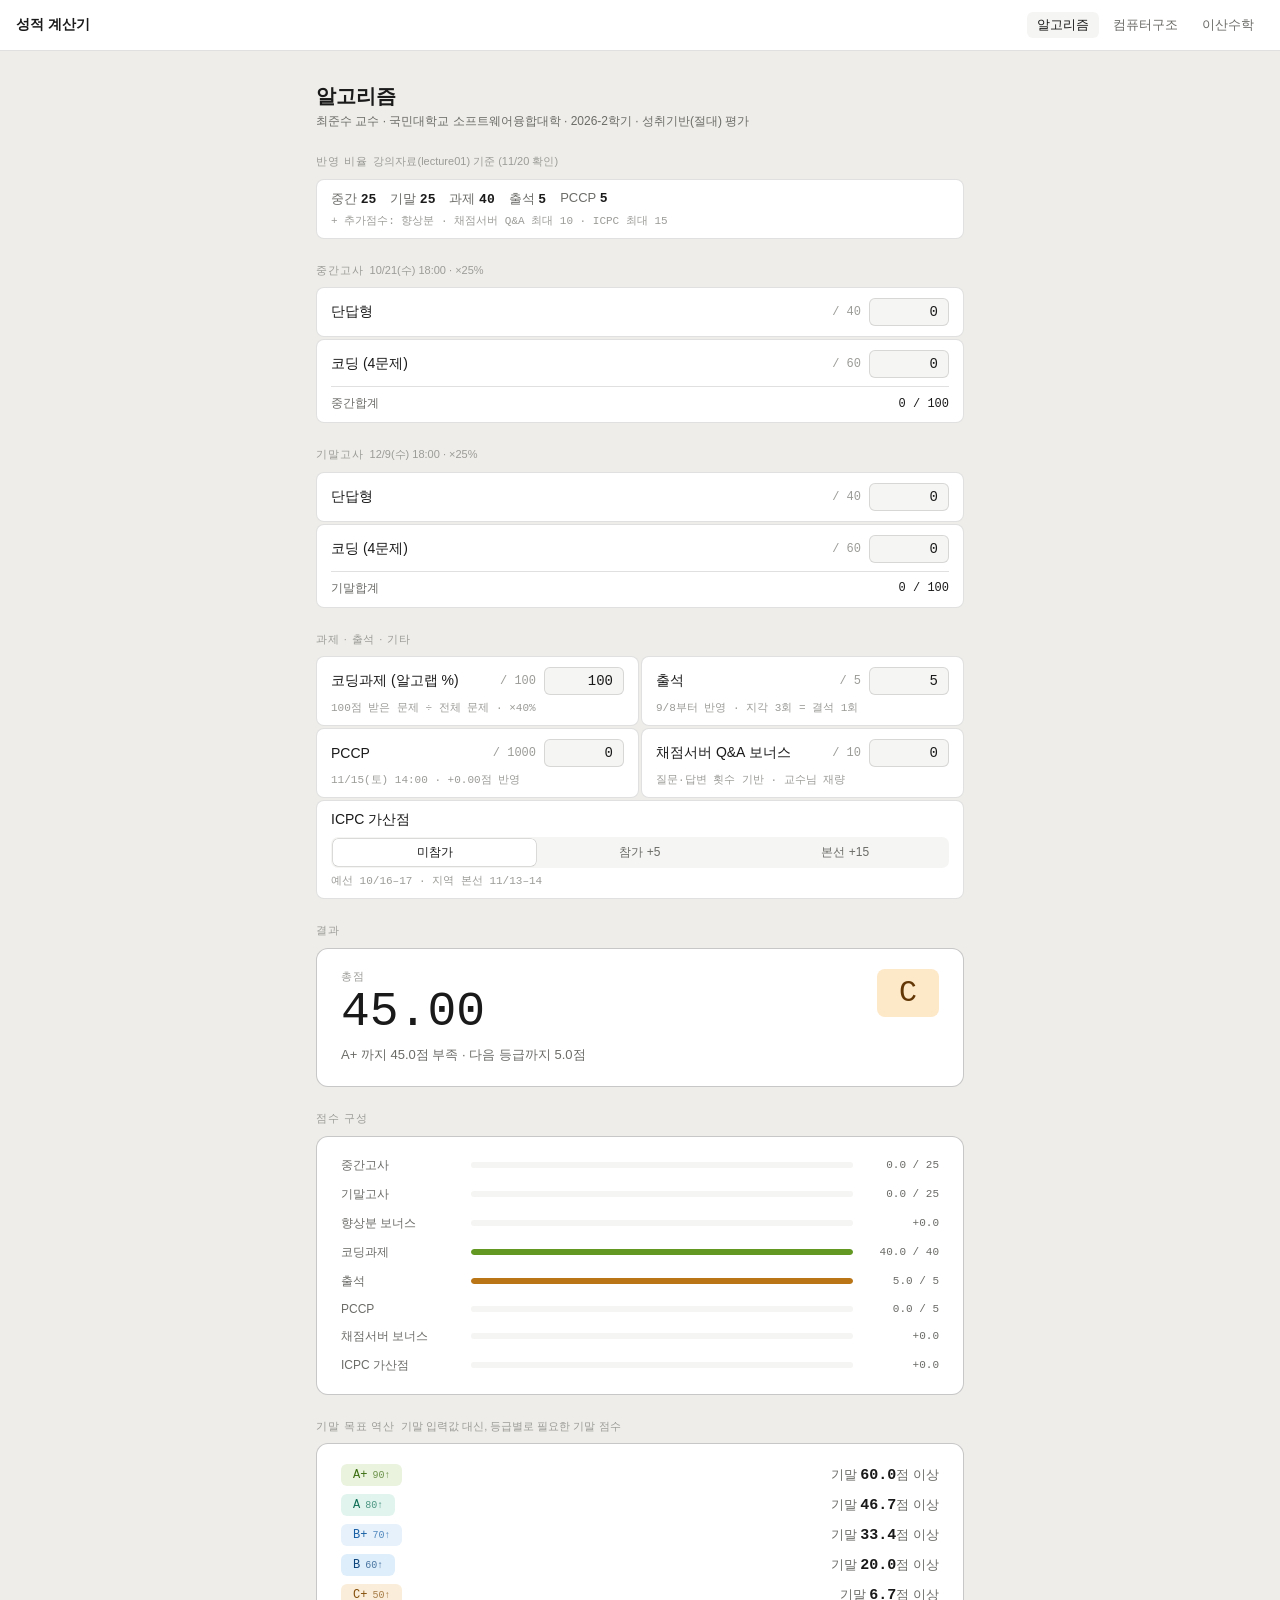
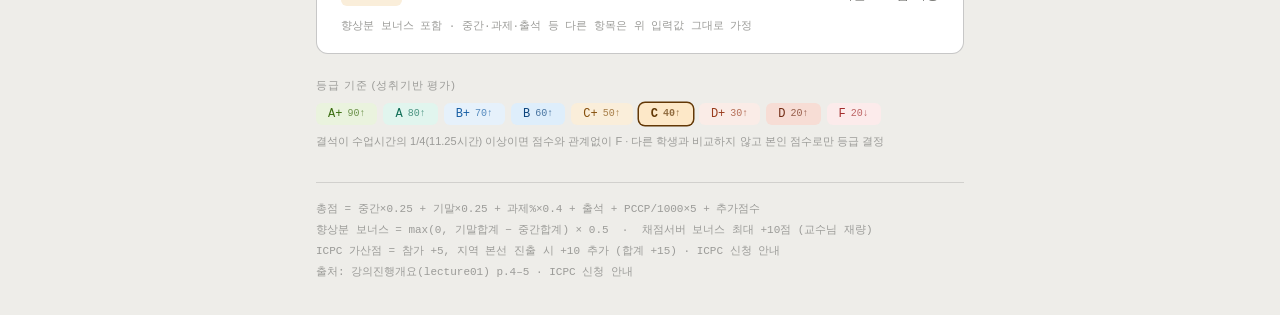
<file: index.html>
<!DOCTYPE html>
<html lang="ko">
<head>
  <meta charset="UTF-8">
  <meta name="viewport" content="width=device-width, initial-scale=1.0">
  <title>알고리즘 성적 계산기</title>
  <meta name="description" content="국민대 소프트웨어융합대학 알고리즘(최준수 교수) 2026-2학기 성적 계산기">
  <link rel="stylesheet" href="style.css">
</head>
<body>
  <nav class="nav">
    <a class="nav-brand" href="index.html">성적 계산기</a>
    <div class="nav-links">
      <a href="index.html" class="nav-link active">알고리즘</a>
      <a href="ca.html" class="nav-link">컴퓨터구조</a>
      <a href="dm.html" class="nav-link">이산수학</a>
    </div>
  </nav>

  <div class="container">
    <div class="page-header">
      <h1>알고리즘</h1>
      <p>최준수 교수 · 국민대학교 소프트웨어융합대학 · 2026-2학기 · 성취기반(절대) 평가</p>
    </div>

    <!-- 반영 비율 -->
    <p class="section-label">
      반영 비율
      <span class="section-label-sub">강의자료(lecture01) 기준 (11/20 확인)</span>
    </p>
    <div class="input-card">
      <div class="weights-row">
        <span>중간 <b>25</b></span><span>기말 <b>25</b></span><span>과제 <b>40</b></span>
        <span>출석 <b>5</b></span><span>PCCP <b>5</b></span>
      </div>
      <div class="convert-hint">+ 추가점수: 향상분 · 채점서버 Q&amp;A 최대 10 · ICPC 최대 15</div>
    </div>

    <!-- 중간고사 -->
    <p class="section-label">
      중간고사
      <span class="section-label-sub">10/21(수) 18:00 · ×25%</span>
    </p>
    <div class="input-stack">
      <div class="input-card">
        <div class="input-row">
          <span class="input-label">단답형</span>
          <div class="input-right">
            <span class="input-max">/ 40</span>
            <input type="number" id="mid-short" min="0" max="40" step="0.5" value="0">
          </div>
        </div>
      </div>
      <div class="input-card">
        <div class="input-row">
          <span class="input-label">코딩 (4문제)</span>
          <div class="input-right">
            <span class="input-max">/ 60</span>
            <input type="number" id="mid-code" min="0" max="60" step="0.5" value="0">
          </div>
        </div>
        <div class="subtotal-row">
          <span class="subtotal-label">중간합계</span>
          <span class="subtotal-val" id="mid-total-val">0 / 100</span>
        </div>
      </div>
    </div>

    <!-- 기말고사 -->
    <p class="section-label">
      기말고사
      <span class="section-label-sub">12/9(수) 18:00 · ×25%</span>
    </p>
    <div class="input-stack">
      <div class="input-card">
        <div class="input-row">
          <span class="input-label">단답형</span>
          <div class="input-right">
            <span class="input-max">/ 40</span>
            <input type="number" id="fin-short" min="0" max="40" step="0.5" value="0">
          </div>
        </div>
      </div>
      <div class="input-card">
        <div class="input-row">
          <span class="input-label">코딩 (4문제)</span>
          <div class="input-right">
            <span class="input-max">/ 60</span>
            <input type="number" id="fin-code" min="0" max="60" step="0.5" value="0">
          </div>
        </div>
        <div class="subtotal-row">
          <span class="subtotal-label">기말합계</span>
          <span class="subtotal-val" id="fin-total-val">0 / 100</span>
        </div>
      </div>
    </div>

    <!-- 기타 항목 -->
    <p class="section-label">과제 · 출석 · 기타</p>
    <div class="input-grid-2">
      <div class="input-card">
        <div class="input-row">
          <span class="input-label">코딩과제 (알고랩 %)</span>
          <div class="input-right">
            <span class="input-max">/ 100</span>
            <input type="number" id="hw" min="0" max="100" step="1" value="100">
          </div>
        </div>
        <div class="convert-hint">100점 받은 문제 ÷ 전체 문제 · ×40%</div>
      </div>
      <div class="input-card">
        <div class="input-row">
          <span class="input-label">출석</span>
          <div class="input-right">
            <span class="input-max">/ 5</span>
            <input type="number" id="att" min="0" max="5" step="0.1" value="5">
          </div>
        </div>
        <div class="convert-hint">9/8부터 반영 · 지각 3회 = 결석 1회</div>
      </div>
      <div class="input-card">
        <div class="input-row">
          <span class="input-label">PCCP</span>
          <div class="input-right">
            <span class="input-max">/ 1000</span>
            <input type="number" id="pccp" min="0" max="1000" step="1" value="0">
          </div>
        </div>
        <div class="convert-hint" id="pccp-hint">11/15(토) 14:00 · 1000점 = +5</div>
      </div>
      <div class="input-card">
        <div class="input-row">
          <span class="input-label">채점서버 Q&amp;A 보너스</span>
          <div class="input-right">
            <span class="input-max">/ 10</span>
            <input type="number" id="server" min="0" max="10" step="0.1" value="0">
          </div>
        </div>
        <div class="convert-hint">질문·답변 횟수 기반 · 교수님 재량</div>
      </div>
      <div class="input-card span-2">
        <div class="input-row">
          <span class="input-label">ICPC 가산점</span>
        </div>
        <div class="seg-group seg-compact" id="icpc-group">
          <button type="button" class="seg-btn active" data-icpc="0">미참가</button>
          <button type="button" class="seg-btn" data-icpc="5">참가 +5</button>
          <button type="button" class="seg-btn" data-icpc="15">본선 +15</button>
        </div>
        <div class="convert-hint">예선 10/16–17 · 지역 본선 11/13–14</div>
      </div>
    </div>

    <!-- 결과 -->
    <p class="section-label">결과</p>
    <div class="result-card">
      <div class="result-top">
        <div>
          <div class="result-label">총점</div>
          <div class="score-total" id="total">0.00</div>
        </div>
        <div class="grade-badge grade-f" id="grade-badge">F</div>
      </div>
      <div class="hint-text" id="hint"></div>
    </div>

    <!-- 점수 구성 바 차트 -->
    <p class="section-label">점수 구성</p>
    <div class="result-card">
      <div class="bar-section">
        <div class="bar-row">
          <span class="bar-label">중간고사</span>
          <div class="bar-track"><div class="bar-fill" id="bar-mid"></div></div>
          <span class="bar-val" id="bar-mid-val">0.0 / 25</span>
        </div>
        <div class="bar-row">
          <span class="bar-label">기말고사</span>
          <div class="bar-track"><div class="bar-fill" id="bar-fin"></div></div>
          <span class="bar-val" id="bar-fin-val">0.0 / 25</span>
        </div>
        <div class="bar-row">
          <span class="bar-label">향상분 보너스</span>
          <div class="bar-track"><div class="bar-fill" id="bar-bonus"></div></div>
          <span class="bar-val" id="bar-bonus-val">+0.0</span>
        </div>
        <div class="bar-row">
          <span class="bar-label">코딩과제</span>
          <div class="bar-track"><div class="bar-fill" id="bar-hw"></div></div>
          <span class="bar-val" id="bar-hw-val">0.0 / 40</span>
        </div>
        <div class="bar-row">
          <span class="bar-label">출석</span>
          <div class="bar-track"><div class="bar-fill" id="bar-att"></div></div>
          <span class="bar-val" id="bar-att-val">0.0 / 5</span>
        </div>
        <div class="bar-row">
          <span class="bar-label">PCCP</span>
          <div class="bar-track"><div class="bar-fill" id="bar-pccp"></div></div>
          <span class="bar-val" id="bar-pccp-val">0.0 / 5</span>
        </div>
        <div class="bar-row">
          <span class="bar-label">채점서버 보너스</span>
          <div class="bar-track"><div class="bar-fill" id="bar-server"></div></div>
          <span class="bar-val" id="bar-server-val">+0.0</span>
        </div>
        <div class="bar-row">
          <span class="bar-label">ICPC 가산점</span>
          <div class="bar-track"><div class="bar-fill" id="bar-icpc"></div></div>
          <span class="bar-val" id="bar-icpc-val">+0.0</span>
        </div>
      </div>
    </div>

    <!-- 기말 목표 역산 -->
    <p class="section-label">
      기말 목표 역산
      <span class="section-label-sub">기말 입력값 대신, 등급별로 필요한 기말 점수</span>
    </p>
    <div class="result-card">
      <div class="goal-list" id="goal-list"></div>
      <div class="convert-hint goal-note">향상분 보너스 포함 · 중간·과제·출석 등 다른 항목은 위 입력값 그대로 가정</div>
    </div>

    <!-- 등급 기준 -->
    <p class="section-label">등급 기준 (성취기반 평가)</p>
    <div class="grade-chips" id="grade-chips">
      <div class="grade-chip grade-ap" data-grade="A+">A+ <span class="threshold">90↑</span></div>
      <div class="grade-chip grade-a" data-grade="A">A <span class="threshold">80↑</span></div>
      <div class="grade-chip grade-bp" data-grade="B+">B+ <span class="threshold">70↑</span></div>
      <div class="grade-chip grade-b" data-grade="B">B <span class="threshold">60↑</span></div>
      <div class="grade-chip grade-cp" data-grade="C+">C+ <span class="threshold">50↑</span></div>
      <div class="grade-chip grade-c" data-grade="C">C <span class="threshold">40↑</span></div>
      <div class="grade-chip grade-dp" data-grade="D+">D+ <span class="threshold">30↑</span></div>
      <div class="grade-chip grade-d" data-grade="D">D <span class="threshold">20↑</span></div>
      <div class="grade-chip grade-f" data-grade="F">F <span class="threshold">20↓</span></div>
    </div>
    <p class="grade-note">결석이 수업시간의 1/4(11.25시간) 이상이면 점수와 관계없이 F · 다른 학생과 비교하지 않고 본인 점수로만 등급 결정</p>

    <div class="page-footer">
      <div class="formula-text">
        총점 = 중간×0.25 + 기말×0.25 + 과제%×0.4 + 출석 + PCCP/1000×5 + 추가점수<br>
        향상분 보너스 = max(0, 기말합계 − 중간합계) × 0.5 &nbsp;·&nbsp; 채점서버 보너스 최대 +10점 (교수님 재량)<br>
        ICPC 가산점 = 참가 +5, 지역 본선 진출 시 +10 추가 (합계 +15) · ICPC 신청 안내<br>
        출처: 강의진행개요(lecture01) p.4–5 · ICPC 신청 안내
      </div>
    </div>
  </div>

  <script>
    const W = { mid: 25, fin: 25, hw: 40, att: 5, pccp: 5 }; // 강의자료 lecture01 p.4 (11/20 소유자 확인)
    const GRADES = [
      [90, 'A+', 'grade-ap'], [80, 'A', 'grade-a'], [70, 'B+', 'grade-bp'],
      [60, 'B', 'grade-b'], [50, 'C+', 'grade-cp'], [40, 'C', 'grade-c'],
      [30, 'D+', 'grade-dp'], [20, 'D', 'grade-d'],
    ];
    const GOAL_TARGETS = GRADES.slice(0, 5); // A+ ~ C+
    let icpc = 0;

    function clamp(v, mn, mx) { return Math.min(mx, Math.max(mn, parseFloat(v) || 0)); }
    function val(id, mn, mx) { return clamp(document.getElementById(id).value, mn, mx); }
    function setText(id, text) { document.getElementById(id).textContent = text; }

    function getGrade(s) {
      for (const [min, label, cls] of GRADES) if (s >= min) return [label, cls];
      return ['F', 'grade-f'];
    }

    function setBar(id, v, max, color, opts = {}) {
      const fill = document.getElementById(id);
      fill.style.width = (max > 0 ? Math.min(v / max, 1) * 100 : 0) + '%';
      fill.style.background = color;
      const pfx = opts.prefix ? '+' : '';
      const sfx = opts.noMax  ? '' : ` / ${max}`;
      setText(id + '-val', `${pfx}${v.toFixed(1)}${sfx}`);
    }

    // 기말 점수 f(0~100)로 목표 총점 target 에 닿으려면 필요한 최소 f.
    // total(f) = base + wf·f + 0.5·max(0, f − mid) 은 f에 대해 증가하는 꺾은선이다.
    function neededFinal(target, base, wf, mid) {
      if (base >= target) return 0;
      const f1 = (target - base) / wf;
      const f = f1 <= mid ? f1 : (target - base + 0.5 * mid) / (wf + 0.5);
      return f > 100 ? null : f;
    }

    function renderGoals(base, wf, mid) {
      const maxTotal = base + wf * 100 + 0.5 * Math.max(0, 100 - mid);
      document.getElementById('goal-list').innerHTML = GOAL_TARGETS.map(([min, label, cls]) => {
        const f = neededFinal(min, base, wf, mid);
        let text;
        if (f === 0)        text = '<span class="goal-ok">기말 0점이어도 달성</span>';
        else if (f === null) text = `<span class="goal-no">기말 만점이어도 ${maxTotal.toFixed(1)}점 · 불가</span>`;
        else                text = `기말 <b>${(Math.ceil(f * 10 - 1e-9) / 10).toFixed(1)}</b>점 이상`;
        return `<div class="goal-row"><span class="grade-chip ${cls}">${label} <span class="threshold">${min}↑</span></span><span class="goal-text">${text}</span></div>`;
      }).join('');
    }

    function setIcpc(v) {
      icpc = v;
      document.querySelectorAll('#icpc-group .seg-btn').forEach(b =>
        b.classList.toggle('active', Number(b.dataset.icpc) === v));
      calc();
    }

    function calc() {
      const midTotal = val('mid-short', 0, 40) + val('mid-code', 0, 60);
      const finTotal = val('fin-short', 0, 40) + val('fin-code', 0, 60);
      setText('mid-total-val', `${midTotal} / 100`);
      setText('fin-total-val', `${finTotal} / 100`);

      const vMid    = midTotal * W.mid / 100;
      const vFin    = finTotal * W.fin / 100;
      const vBonus  = Math.max(0, finTotal - midTotal) * 0.5;
      const vHw     = val('hw', 0, 100) * W.hw / 100;
      const vAtt    = val('att', 0, 5) / 5 * W.att;
      const vPccp   = val('pccp', 0, 1000) / 1000 * W.pccp;
      const vServer = val('server', 0, 10);
      const vIcpc   = icpc;
      const base    = vMid + vHw + vAtt + vPccp + vServer + vIcpc; // 기말·향상분 제외
      const total   = base + vFin + vBonus;

      setText('total', total.toFixed(2));
      setText('pccp-hint', `11/15(토) 14:00 · +${vPccp.toFixed(2)}점 반영`);

      const [grade, gradeClass] = getGrade(total);
      const badge = document.getElementById('grade-badge');
      badge.textContent = grade;
      badge.className = 'grade-badge ' + gradeClass;
      document.querySelectorAll('#grade-chips .grade-chip').forEach(c =>
        c.classList.toggle('current', c.dataset.grade === grade));

      if (total >= 90) {
        setText('hint', 'A+ 기준(90점)을 충족합니다');
      } else {
        const nextUp = Math.min(...GRADES.map(g => g[0]).filter(t => t > total));
        setText('hint', `A+ 까지 ${(90 - total).toFixed(1)}점 부족  ·  다음 등급까지 ${(nextUp - total).toFixed(1)}점`);
      }

      setBar('bar-mid',    vMid,    W.mid,  '#378ADD');
      setBar('bar-fin',    vFin,    W.fin,  '#1D9E75');
      setBar('bar-bonus',  vBonus,  20,     '#EF9F27', { prefix: true, noMax: true });
      setBar('bar-hw',     vHw,     W.hw,   '#639922');
      setBar('bar-att',    vAtt,    W.att,  '#BA7517');
      setBar('bar-pccp',   vPccp,   W.pccp, '#7F77DD');
      setBar('bar-server', vServer, 10,     '#E05A5A', { prefix: true, noMax: true });
      setBar('bar-icpc',   vIcpc,   15,     '#2F9FB0', { prefix: true, noMax: true });

      renderGoals(base, W.fin / 100, midTotal);
    }

    // 입력값(점수·ICPC 선택)을 이 브라우저(localStorage)에 저장. 저장소를 못 쓰면 무시하고 기본값 동작.
    const STORE_KEY = 'algo-inputs-v1';
    const numInputs = document.querySelectorAll('input[type=number]');

    function loadInputs() {
      try {
        const saved = JSON.parse(localStorage.getItem(STORE_KEY) || '{}');
        numInputs.forEach(el => { if (saved[el.id] != null) el.value = saved[el.id]; });
        if (saved.icpc != null) icpc = Number(saved.icpc);
      } catch (e) {}
    }

    function saveInputs() {
      try {
        const data = { icpc };
        numInputs.forEach(el => data[el.id] = el.value);
        localStorage.setItem(STORE_KEY, JSON.stringify(data));
      } catch (e) {}
    }

    document.querySelectorAll('#icpc-group .seg-btn').forEach(b =>
      b.addEventListener('click', () => { setIcpc(Number(b.dataset.icpc)); saveInputs(); }));
    numInputs.forEach(el => {
      el.addEventListener('input', calc);
      el.addEventListener('input', saveInputs);
    });
    loadInputs();
    setIcpc(icpc); // 복원된 ICPC 선택으로 버튼 상태·계산 반영
  </script>
</body>
</html>
</file>
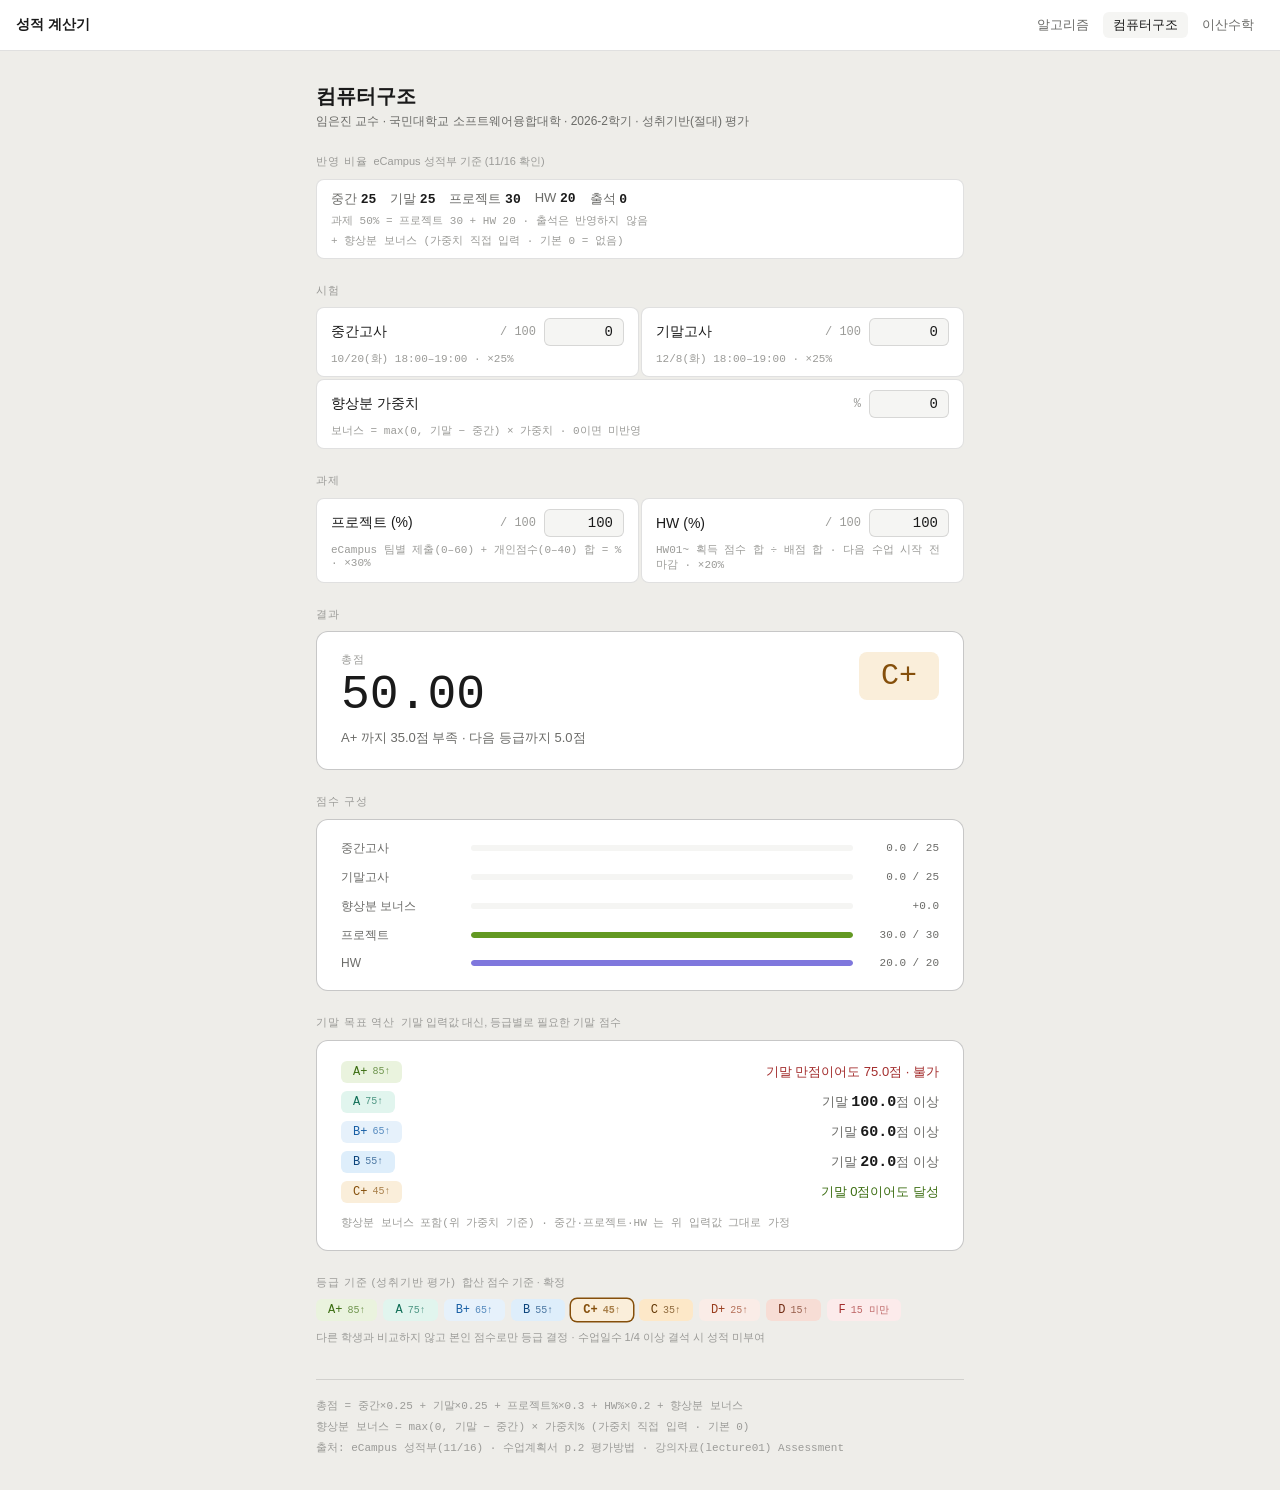
<file: ca.html>
<!DOCTYPE html>
<html lang="ko">
<head>
  <meta charset="UTF-8">
  <meta name="viewport" content="width=device-width, initial-scale=1.0">
  <title>컴퓨터구조 성적 계산기</title>
  <meta name="description" content="국민대 소프트웨어융합대학 컴퓨터구조(임은진 교수) 2026-2학기 성적 계산기">
  <link rel="stylesheet" href="style.css">
</head>
<body>
  <nav class="nav">
    <a class="nav-brand" href="index.html">성적 계산기</a>
    <div class="nav-links">
      <a href="index.html" class="nav-link">알고리즘</a>
      <a href="ca.html" class="nav-link active">컴퓨터구조</a>
      <a href="dm.html" class="nav-link">이산수학</a>
    </div>
  </nav>

  <div class="container">
    <div class="page-header">
      <h1>컴퓨터구조</h1>
      <p>임은진 교수 · 국민대학교 소프트웨어융합대학 · 2026-2학기 · 성취기반(절대) 평가</p>
    </div>

    <!-- 반영 비율 -->
    <p class="section-label">
      반영 비율
      <span class="section-label-sub">eCampus 성적부 기준 (11/16 확인)</span>
    </p>
    <div class="input-card">
      <div class="weights-row">
        <span>중간 <b>25</b></span><span>기말 <b>25</b></span><span>프로젝트 <b>30</b></span>
        <span>HW <b>20</b></span><span>출석 <b>0</b></span>
      </div>
      <div class="convert-hint">과제 50% = 프로젝트 30 + HW 20 · 출석은 반영하지 않음</div>
      <div class="convert-hint">+ 향상분 보너스 (가중치 직접 입력 · 기본 0 = 없음)</div>
    </div>

    <!-- 시험 -->
    <p class="section-label">시험</p>
    <div class="input-grid-2">
      <div class="input-card">
        <div class="input-row">
          <span class="input-label">중간고사</span>
          <div class="input-right">
            <span class="input-max">/ 100</span>
            <input type="number" id="mid" min="0" max="100" step="0.5" value="0">
          </div>
        </div>
        <div class="convert-hint">10/20(화) 18:00–19:00 · ×25%</div>
      </div>
      <div class="input-card">
        <div class="input-row">
          <span class="input-label">기말고사</span>
          <div class="input-right">
            <span class="input-max">/ 100</span>
            <input type="number" id="fin" min="0" max="100" step="0.5" value="0">
          </div>
        </div>
        <div class="convert-hint">12/8(화) 18:00–19:00 · ×25%</div>
      </div>
      <div class="input-card span-2">
        <div class="input-row">
          <span class="input-label">향상분 가중치</span>
          <div class="input-right">
            <span class="input-max">%</span>
            <input type="number" id="bonus-w" min="0" max="100" step="5" value="0">
          </div>
        </div>
        <div class="convert-hint" id="bonus-hint">보너스 = max(0, 기말 − 중간) × 가중치 · 0이면 미반영</div>
      </div>
    </div>

    <!-- 과제 -->
    <p class="section-label">과제</p>
    <div class="input-grid-2">
      <div class="input-card">
        <div class="input-row">
          <span class="input-label">프로젝트 (%)</span>
          <div class="input-right">
            <span class="input-max">/ 100</span>
            <input type="number" id="project" min="0" max="100" step="1" value="100">
          </div>
        </div>
        <div class="convert-hint">eCampus 팀별 제출(0–60) + 개인점수(0–40) 합 = % · ×30%</div>
      </div>
      <div class="input-card">
        <div class="input-row">
          <span class="input-label">HW (%)</span>
          <div class="input-right">
            <span class="input-max">/ 100</span>
            <input type="number" id="hw" min="0" max="100" step="1" value="100">
          </div>
        </div>
        <div class="convert-hint">HW01~ 획득 점수 합 ÷ 배점 합 · 다음 수업 시작 전 마감 · ×20%</div>
      </div>
    </div>

    <!-- 결과 -->
    <p class="section-label">결과</p>
    <div class="result-card">
      <div class="result-top">
        <div>
          <div class="result-label">총점</div>
          <div class="score-total" id="total">0.00</div>
        </div>
        <div class="grade-badge grade-f" id="grade-badge">F</div>
      </div>
      <div class="hint-text" id="hint"></div>
    </div>

    <!-- 점수 구성 바 차트 -->
    <p class="section-label">점수 구성</p>
    <div class="result-card">
      <div class="bar-section">
        <div class="bar-row">
          <span class="bar-label">중간고사</span>
          <div class="bar-track"><div class="bar-fill" id="bar-mid"></div></div>
          <span class="bar-val" id="bar-mid-val">0.0 / 25</span>
        </div>
        <div class="bar-row">
          <span class="bar-label">기말고사</span>
          <div class="bar-track"><div class="bar-fill" id="bar-fin"></div></div>
          <span class="bar-val" id="bar-fin-val">0.0 / 25</span>
        </div>
        <div class="bar-row">
          <span class="bar-label">향상분 보너스</span>
          <div class="bar-track"><div class="bar-fill" id="bar-bonus"></div></div>
          <span class="bar-val" id="bar-bonus-val">+0.0</span>
        </div>
        <div class="bar-row">
          <span class="bar-label">프로젝트</span>
          <div class="bar-track"><div class="bar-fill" id="bar-project"></div></div>
          <span class="bar-val" id="bar-project-val">0.0 / 30</span>
        </div>
        <div class="bar-row">
          <span class="bar-label">HW</span>
          <div class="bar-track"><div class="bar-fill" id="bar-hw"></div></div>
          <span class="bar-val" id="bar-hw-val">0.0 / 20</span>
        </div>
      </div>
    </div>

    <!-- 기말 목표 역산 -->
    <p class="section-label">
      기말 목표 역산
      <span class="section-label-sub">기말 입력값 대신, 등급별로 필요한 기말 점수</span>
    </p>
    <div class="result-card">
      <div class="goal-list" id="goal-list"></div>
      <div class="convert-hint goal-note">향상분 보너스 포함(위 가중치 기준) · 중간·프로젝트·HW 는 위 입력값 그대로 가정</div>
    </div>

    <!-- 등급 기준 -->
    <p class="section-label">
      등급 기준 (성취기반 평가)
      <span class="section-label-sub">합산 점수 기준 · 확정</span>
    </p>
    <div class="grade-chips" id="grade-chips">
      <div class="grade-chip grade-ap" data-grade="A+">A+ <span class="threshold">85↑</span></div>
      <div class="grade-chip grade-a" data-grade="A">A <span class="threshold">75↑</span></div>
      <div class="grade-chip grade-bp" data-grade="B+">B+ <span class="threshold">65↑</span></div>
      <div class="grade-chip grade-b" data-grade="B">B <span class="threshold">55↑</span></div>
      <div class="grade-chip grade-cp" data-grade="C+">C+ <span class="threshold">45↑</span></div>
      <div class="grade-chip grade-c" data-grade="C">C <span class="threshold">35↑</span></div>
      <div class="grade-chip grade-dp" data-grade="D+">D+ <span class="threshold">25↑</span></div>
      <div class="grade-chip grade-d" data-grade="D">D <span class="threshold">15↑</span></div>
      <div class="grade-chip grade-f" data-grade="F">F <span class="threshold">15 미만</span></div>
    </div>
    <p class="grade-note">다른 학생과 비교하지 않고 본인 점수로만 등급 결정 · 수업일수 1/4 이상 결석 시 성적 미부여</p>

    <div class="page-footer">
      <div class="formula-text">
        총점 = 중간×0.25 + 기말×0.25 + 프로젝트%×0.3 + HW%×0.2 + 향상분 보너스<br>
        향상분 보너스 = max(0, 기말 − 중간) × 가중치% (가중치 직접 입력 · 기본 0)<br>
        출처: eCampus 성적부(11/16) · 수업계획서 p.2 평가방법 · 강의자료(lecture01) Assessment
      </div>
    </div>
  </div>

  <script>
    const W = { mid: 25, fin: 25, project: 30, hw: 20 }; // eCampus 성적부 (= 수업계획서 평가방법)
    const GRADES = [
      [85, 'A+', 'grade-ap'], [75, 'A', 'grade-a'], [65, 'B+', 'grade-bp'],
      [55, 'B', 'grade-b'], [45, 'C+', 'grade-cp'], [35, 'C', 'grade-c'],
      [25, 'D+', 'grade-dp'], [15, 'D', 'grade-d'],
    ];
    const GOAL_TARGETS = GRADES.slice(0, 5); // A+ ~ C+

    function clamp(v, mn, mx) { return Math.min(mx, Math.max(mn, parseFloat(v) || 0)); }
    function val(id, mn, mx) { return clamp(document.getElementById(id).value, mn, mx); }
    function setText(id, text) { document.getElementById(id).textContent = text; }

    function getGrade(s) {
      for (const [min, label, cls] of GRADES) if (s >= min) return [label, cls];
      return ['F', 'grade-f'];
    }

    function setBar(id, v, max, color, opts = {}) {
      const fill = document.getElementById(id);
      fill.style.width = (max > 0 ? Math.min(v / max, 1) * 100 : 0) + '%';
      fill.style.background = color;
      const pfx = opts.prefix ? '+' : '';
      const sfx = opts.noMax  ? '' : ` / ${max}`;
      setText(id + '-val', `${pfx}${v.toFixed(1)}${sfx}`);
    }

    // 기말 점수 f(0~100)로 목표 총점 target 에 닿으려면 필요한 최소 f.
    // total(f) = base + wf·f + wb·max(0, f − mid) 은 f에 대해 증가하는 꺾은선이다.
    function neededFinal(target, base, wf, wb, mid) {
      if (base >= target) return 0;
      const f1 = (target - base) / wf;
      const f = f1 <= mid ? f1 : (target - base + wb * mid) / (wf + wb);
      return f > 100 ? null : f;
    }

    function renderGoals(targets, base, wf, wb, mid) {
      const maxTotal = base + wf * 100 + wb * Math.max(0, 100 - mid);
      document.getElementById('goal-list').innerHTML = targets.map(([min, label, cls]) => {
        const f = neededFinal(min, base, wf, wb, mid);
        let text;
        if (f === 0)        text = '<span class="goal-ok">기말 0점이어도 달성</span>';
        else if (f === null) text = `<span class="goal-no">기말 만점이어도 ${maxTotal.toFixed(1)}점 · 불가</span>`;
        else                text = `기말 <b>${(Math.ceil(f * 10 - 1e-9) / 10).toFixed(1)}</b>점 이상`;
        return `<div class="goal-row"><span class="grade-chip ${cls}">${label} <span class="threshold">${min}↑</span></span><span class="goal-text">${text}</span></div>`;
      }).join('');
    }

    function calc() {
      const mid    = val('mid', 0, 100);
      const fin    = val('fin', 0, 100);
      const wb     = val('bonus-w', 0, 100) / 100; // 향상분 가중치
      const gain   = Math.max(0, fin - mid);
      const vMid   = mid * W.mid / 100;
      const vFin   = fin * W.fin / 100;
      const vBonus = gain * wb;
      const vProject = val('project', 0, 100) * W.project / 100;
      const vHw    = val('hw', 0, 100) * W.hw / 100;
      const base   = vMid + vProject + vHw; // 기말·향상분 제외
      const total  = base + vFin + vBonus;

      setText('total', total.toFixed(2));
      setText('bonus-hint', wb > 0
        ? `향상 ${gain.toFixed(1)}점 × ${(wb * 100).toFixed(0)}% = +${vBonus.toFixed(2)}점 · 기말이 중간보다 낮으면 0`
        : '보너스 = max(0, 기말 − 중간) × 가중치 · 0이면 미반영');

      const [grade, gradeClass] = getGrade(total);
      const badge = document.getElementById('grade-badge');
      badge.textContent = grade;
      badge.className = 'grade-badge ' + gradeClass;
      document.querySelectorAll('#grade-chips .grade-chip').forEach(c =>
        c.classList.toggle('current', c.dataset.grade === grade));

      const aPlus = GRADES[0][0];
      if (total >= aPlus) {
        setText('hint', `A+ 기준(${aPlus}점)을 충족합니다`);
      } else {
        const nextUp = Math.min(...GRADES.map(g => g[0]).filter(t => t > total));
        setText('hint', `A+ 까지 ${(aPlus - total).toFixed(1)}점 부족  ·  다음 등급까지 ${(nextUp - total).toFixed(1)}점`);
      }

      setBar('bar-mid', vMid, W.mid, '#378ADD');
      setBar('bar-fin', vFin, W.fin, '#1D9E75');
      setBar('bar-bonus', vBonus, 100 * wb, '#EF9F27', { prefix: true, noMax: true });
      setBar('bar-project', vProject, W.project, '#639922');
      setBar('bar-hw',  vHw,  W.hw,  '#7F77DD');

      renderGoals(GOAL_TARGETS, base, W.fin / 100, wb, mid); // A+ ~ C+
    }

    // 입력값(점수·향상분 가중치)을 브라우저(localStorage)에 저장. 저장소를 못 쓰면 기본값으로 동작.
    const STORE_KEY = 'ca-settings-v2';
    const OLD_STORE_KEY = 'ca-settings-v1';
    const PERSIST_IDS = Array.from(document.querySelectorAll('input[type=number]')).map(el => el.id);

    function loadSettings() {
      try {
        const saved = JSON.parse(localStorage.getItem(STORE_KEY) || localStorage.getItem(OLD_STORE_KEY) || '{}');
        if (saved.project == null) { // 옛 Lab 입력값 → 프로젝트 (v2 에 없으면 v1 에서)
          const lab = saved.lab != null ? saved.lab
            : JSON.parse(localStorage.getItem(OLD_STORE_KEY) || '{}').lab;
          if (lab != null) saved.project = lab;
        }
        for (const id of PERSIST_IDS) if (saved[id] != null) document.getElementById(id).value = saved[id];
      } catch (e) {}
    }

    function saveSettings() {
      try {
        localStorage.setItem(STORE_KEY, JSON.stringify(
          Object.fromEntries(PERSIST_IDS.map(id => [id, document.getElementById(id).value]))));
      } catch (e) {}
    }

    document.querySelectorAll('input[type=number]').forEach(el => {
      el.addEventListener('input', calc);
      el.addEventListener('input', saveSettings);
    });
    loadSettings();
    calc();
  </script>
</body>
</html>
</file>
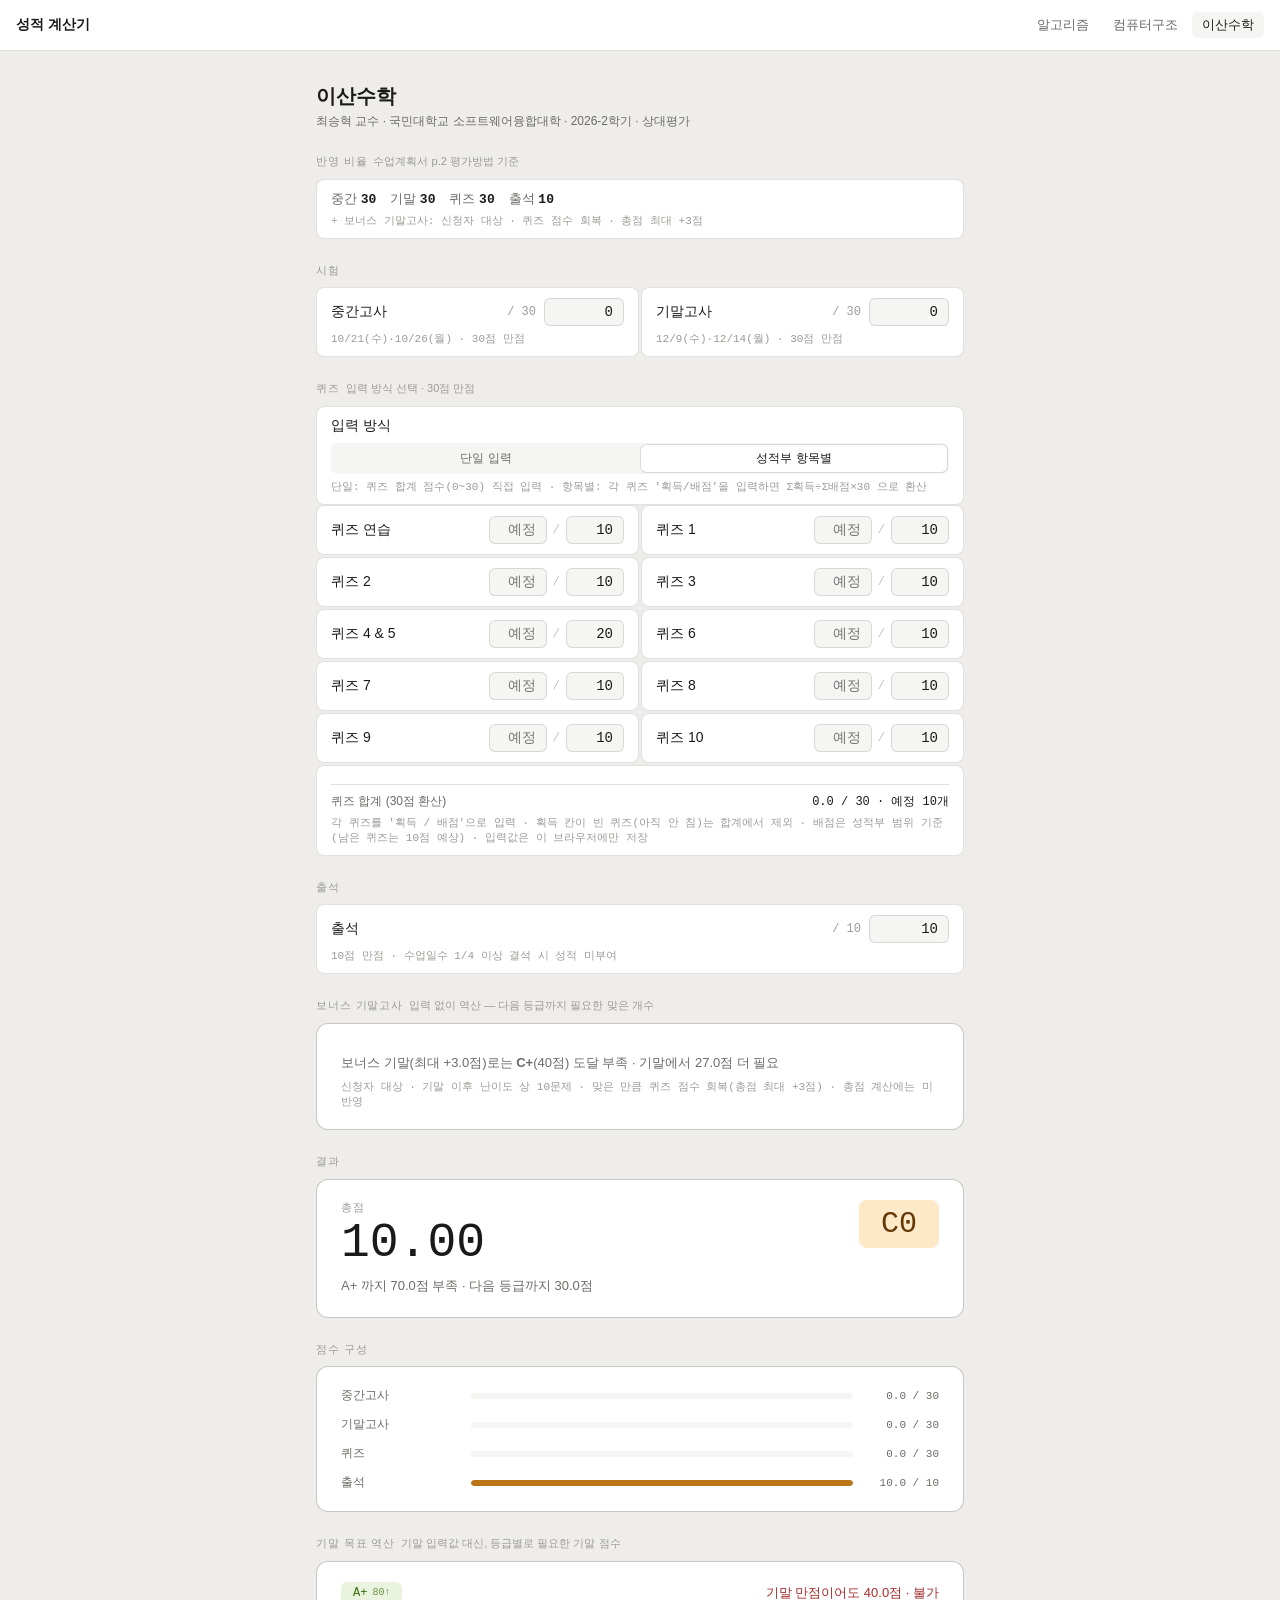
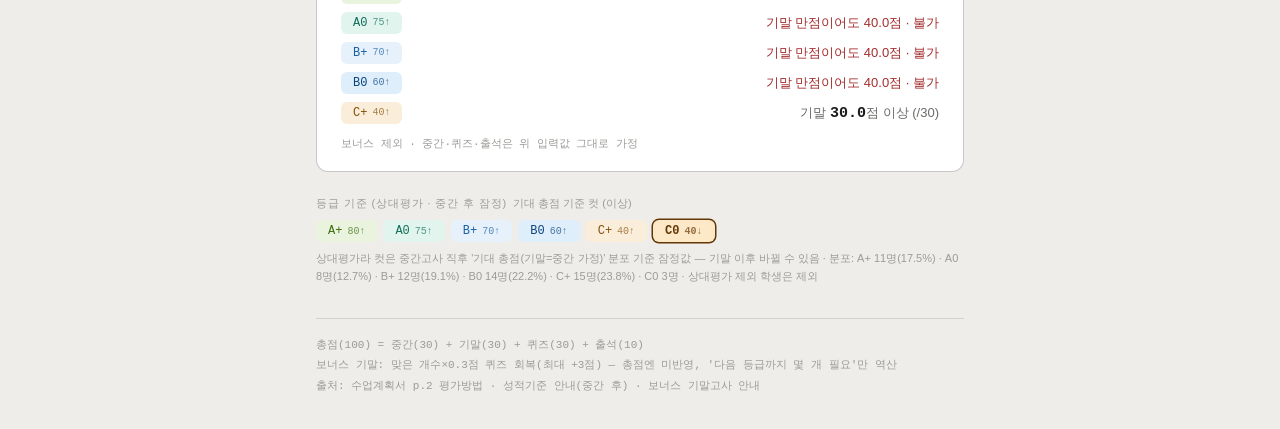
<file: dm.html>
<!DOCTYPE html>
<html lang="ko">
<head>
  <meta charset="UTF-8">
  <meta name="viewport" content="width=device-width, initial-scale=1.0">
  <title>이산수학 성적 계산기</title>
  <meta name="description" content="국민대 소프트웨어융합대학 이산수학(최승혁 교수) 2026-2학기 성적 계산기">
  <link rel="stylesheet" href="style.css">
  <style>
    /* 퀴즈 항목: 획득 / 배점 두 칸 */
    #quiz-items .input-right { gap: 6px; }
    #quiz-items .qi-in { width: 58px; text-align: right; }
    #quiz-items .input-max { opacity: .6; }
  </style>
</head>
<body>
  <nav class="nav">
    <a class="nav-brand" href="index.html">성적 계산기</a>
    <div class="nav-links">
      <a href="index.html" class="nav-link">알고리즘</a>
      <a href="ca.html" class="nav-link">컴퓨터구조</a>
      <a href="dm.html" class="nav-link active">이산수학</a>
    </div>
  </nav>

  <div class="container">
    <div class="page-header">
      <h1>이산수학</h1>
      <p>최승혁 교수 · 국민대학교 소프트웨어융합대학 · 2026-2학기 · 상대평가</p>
    </div>

    <!-- 반영 비율 -->
    <p class="section-label">
      반영 비율
      <span class="section-label-sub">수업계획서 p.2 평가방법 기준</span>
    </p>
    <div class="input-card">
      <div class="weights-row">
        <span>중간 <b>30</b></span><span>기말 <b>30</b></span>
        <span>퀴즈 <b>30</b></span><span>출석 <b>10</b></span>
      </div>
      <div class="convert-hint">+ 보너스 기말고사: 신청자 대상 · 퀴즈 점수 회복 · 총점 최대 +3점</div>
    </div>

    <!-- 시험 -->
    <p class="section-label">시험</p>
    <div class="input-grid-2">
      <div class="input-card">
        <div class="input-row">
          <span class="input-label">중간고사</span>
          <div class="input-right">
            <span class="input-max">/ 30</span>
            <input type="number" id="mid" min="0" max="30" step="0.5" value="0">
          </div>
        </div>
        <div class="convert-hint">10/21(수)·10/26(월) · 30점 만점</div>
      </div>
      <div class="input-card">
        <div class="input-row">
          <span class="input-label">기말고사</span>
          <div class="input-right">
            <span class="input-max">/ 30</span>
            <input type="number" id="fin" min="0" max="30" step="0.5" value="0">
          </div>
        </div>
        <div class="convert-hint">12/9(수)·12/14(월) · 30점 만점</div>
      </div>
    </div>

    <!-- 퀴즈 -->
    <p class="section-label">
      퀴즈
      <span class="section-label-sub">입력 방식 선택 · 30점 만점</span>
    </p>
    <div class="input-card">
      <div class="input-row">
        <span class="input-label">입력 방식</span>
      </div>
      <div class="seg-group seg-compact" id="quizmode-group">
        <button type="button" class="seg-btn" data-mode="single">단일 입력</button>
        <button type="button" class="seg-btn active" data-mode="items">성적부 항목별</button>
      </div>
      <div class="convert-hint">단일: 퀴즈 합계 점수(0~30) 직접 입력 · 항목별: 각 퀴즈 '획득/배점'을 입력하면 Σ획득÷Σ배점×30 으로 환산</div>
    </div>

    <!-- 퀴즈: 단일 입력 -->
    <div id="quiz-single" class="input-card hidden">
      <div class="input-row">
        <span class="input-label">퀴즈 합계 점수</span>
        <div class="input-right">
          <span class="input-max">/ 30</span>
          <input type="number" id="quiz" min="0" max="30" step="0.01" value="0">
        </div>
      </div>
      <div class="convert-hint">eCampus 성적부 '퀴즈 합계' 성적(0~30) 직접 입력</div>
    </div>

    <!-- 퀴즈: 성적부 항목별 (각 퀴즈 획득/배점 입력 · 합계 = Σ획득 ÷ Σ배점 × 30) -->
    <!-- 항목 카드는 아래 QUIZ_ITEMS 로 JS 가 생성, 아래 합계 카드 앞에 삽입됨 -->
    <div id="quiz-items" class="input-grid-2">
      <div class="input-card span-2" id="quiz-subtotal-card">
        <div class="subtotal-row">
          <span class="subtotal-label">퀴즈 합계 (30점 환산)</span>
          <span class="subtotal-val" id="quiz-sum-val">0.0 / 30</span>
        </div>
        <div class="convert-hint">각 퀴즈를 '획득 / 배점'으로 입력 · 획득 칸이 빈 퀴즈(아직 안 침)는 합계에서 제외 · 배점은 성적부 범위 기준(남은 퀴즈는 10점 예상) · 입력값은 이 브라우저에만 저장</div>
      </div>
    </div>

    <!-- 출석 -->
    <p class="section-label">출석</p>
    <div class="input-card">
      <div class="input-row">
        <span class="input-label">출석</span>
        <div class="input-right">
          <span class="input-max">/ 10</span>
          <input type="number" id="att" min="0" max="10" step="0.5" value="10">
        </div>
      </div>
      <div class="convert-hint">10점 만점 · 수업일수 1/4 이상 결석 시 성적 미부여</div>
    </div>

    <!-- 보너스 기말고사 (입력 없이 역산 안내만) -->
    <p class="section-label">
      보너스 기말고사
      <span class="section-label-sub">입력 없이 역산 — 다음 등급까지 필요한 맞은 개수</span>
    </p>
    <div class="result-card">
      <div class="hint-text" id="bonus-needed"></div>
      <div class="convert-hint">신청자 대상 · 기말 이후 난이도 상 10문제 · 맞은 만큼 퀴즈 점수 회복(총점 최대 +3점) · 총점 계산에는 미반영</div>
    </div>

    <!-- 결과 -->
    <p class="section-label">결과</p>
    <div class="result-card">
      <div class="result-top">
        <div>
          <div class="result-label">총점</div>
          <div class="score-total" id="total">0.00</div>
        </div>
        <div class="grade-badge grade-c" id="grade-badge">C0</div>
      </div>
      <div class="hint-text" id="hint"></div>
    </div>

    <!-- 점수 구성 바 차트 -->
    <p class="section-label">점수 구성</p>
    <div class="result-card">
      <div class="bar-section">
        <div class="bar-row">
          <span class="bar-label">중간고사</span>
          <div class="bar-track"><div class="bar-fill" id="bar-mid"></div></div>
          <span class="bar-val" id="bar-mid-val">0.0 / 30</span>
        </div>
        <div class="bar-row">
          <span class="bar-label">기말고사</span>
          <div class="bar-track"><div class="bar-fill" id="bar-fin"></div></div>
          <span class="bar-val" id="bar-fin-val">0.0 / 30</span>
        </div>
        <div class="bar-row">
          <span class="bar-label">퀴즈</span>
          <div class="bar-track"><div class="bar-fill" id="bar-quiz"></div></div>
          <span class="bar-val" id="bar-quiz-val">0.0 / 30</span>
        </div>
        <div class="bar-row">
          <span class="bar-label">출석</span>
          <div class="bar-track"><div class="bar-fill" id="bar-att"></div></div>
          <span class="bar-val" id="bar-att-val">0.0 / 10</span>
        </div>
      </div>
    </div>

    <!-- 기말 목표 역산 -->
    <p class="section-label">
      기말 목표 역산
      <span class="section-label-sub">기말 입력값 대신, 등급별로 필요한 기말 점수</span>
    </p>
    <div class="result-card">
      <div class="goal-list" id="goal-list"></div>
      <div class="convert-hint goal-note">보너스 제외 · 중간·퀴즈·출석은 위 입력값 그대로 가정</div>
    </div>

    <!-- 등급 기준 -->
    <p class="section-label">
      등급 기준 (상대평가 · 중간 후 잠정)
      <span class="section-label-sub">기대 총점 기준 컷 (이상)</span>
    </p>
    <div class="grade-chips" id="grade-chips">
      <div class="grade-chip grade-ap" data-grade="A+">A+ <span class="threshold">80↑</span></div>
      <div class="grade-chip grade-a" data-grade="A0">A0 <span class="threshold">75↑</span></div>
      <div class="grade-chip grade-bp" data-grade="B+">B+ <span class="threshold">70↑</span></div>
      <div class="grade-chip grade-b" data-grade="B0">B0 <span class="threshold">60↑</span></div>
      <div class="grade-chip grade-cp" data-grade="C+">C+ <span class="threshold">40↑</span></div>
      <div class="grade-chip grade-c" data-grade="C0">C0 <span class="threshold">40↓</span></div>
    </div>
    <p class="grade-note">상대평가라 컷은 중간고사 직후 '기대 총점(기말=중간 가정)' 분포 기준 잠정값 — 기말 이후 바뀔 수 있음 · 분포: A+ 11명(17.5%) · A0 8명(12.7%) · B+ 12명(19.1%) · B0 14명(22.2%) · C+ 15명(23.8%) · C0 3명 · 상대평가 제외 학생은 제외</p>

    <div class="page-footer">
      <div class="formula-text">
        총점(100) = 중간(30) + 기말(30) + 퀴즈(30) + 출석(10)<br>
        보너스 기말: 맞은 개수×0.3점 퀴즈 회복(최대 +3점) — 총점엔 미반영, '다음 등급까지 몇 개 필요'만 역산<br>
        출처: 수업계획서 p.2 평가방법 · 성적기준 안내(중간 후) · 보너스 기말고사 안내
      </div>
    </div>
  </div>

  <script>
    const W = { mid: 30, fin: 30, quiz: 30, att: 10 }; // 각 항목 만점 (총점 100)
    const PER_CORRECT = W.quiz / 100; // 보너스 1개당 총점 상승 (=0.3점)
    // 등급 컷은 상대평가 중간 후 잠정 (기대 총점 = 기말 점수가 중간과 동일할 경우)
    const GRADES = [
      [80, 'A+', 'grade-ap'], [75, 'A0', 'grade-a'], [70, 'B+', 'grade-bp'],
      [60, 'B0', 'grade-b'], [40, 'C+', 'grade-cp'],
    ];
    const FALLBACK = ['C0', 'grade-c']; // 40점 미만
    const GOAL_TARGETS = GRADES; // A+ ~ C+

    // 퀴즈 입력 방식: 'single'(합계 점수 직접) | 'items'(성적부 항목별)
    let quizMode = 'items';
    // 각 퀴즈: { id, label, m:기본 배점 }. 획득 칸은 비워 두고(=아직 안 침, 합계 제외) 사용자가 입력.
    // 배점은 eCampus 성적부 '범위' 기준(퀴즈 4 & 5 만 20점) · 퀴즈 8~10 은 10점 예상.
    // 개인 점수는 코드에 넣지 않는다 — 입력값은 이 브라우저 localStorage 에만 저장된다.
    const QUIZ_ITEMS = [
      { id: 'q-prac', label: '퀴즈 연습',  m: 10 },
      { id: 'q-1',    label: '퀴즈 1',     m: 10 },
      { id: 'q-2',    label: '퀴즈 2',     m: 10 },
      { id: 'q-3',    label: '퀴즈 3',     m: 10 },
      { id: 'q-45',   label: '퀴즈 4 & 5', m: 20 },
      { id: 'q-6',    label: '퀴즈 6',     m: 10 },
      { id: 'q-7',    label: '퀴즈 7',     m: 10 },
      { id: 'q-8',    label: '퀴즈 8',     m: 10 },
      { id: 'q-9',    label: '퀴즈 9',     m: 10 },
      { id: 'q-10',   label: '퀴즈 10',    m: 10 },
    ];

    // 퀴즈 항목 카드(획득/배점 두 칸)를 합계 카드 앞에 생성
    (function buildQuizItems() {
      const html = QUIZ_ITEMS.map(q => `
        <div class="input-card">
          <div class="input-row">
            <span class="input-label">${q.label}</span>
            <div class="input-right">
              <input type="number" id="${q.id}-s" class="qi-in" min="0" step="0.5" value="" placeholder="예정" aria-label="${q.label} 획득 점수 (비우면 아직 안 친 퀴즈)">
              <span class="input-max">/</span>
              <input type="number" id="${q.id}-m" class="qi-in qi-max" min="0" step="0.5" value="${q.m}" aria-label="${q.label} 배점">
            </div>
          </div>
        </div>`).join('');
      document.getElementById('quiz-subtotal-card').insertAdjacentHTML('beforebegin', html);
    })();

    function clamp(v, mn, mx) { return Math.min(mx, Math.max(mn, parseFloat(v) || 0)); }
    function val(id, mn, mx) { return clamp(document.getElementById(id).value, mn, mx); }
    function setText(id, text) { document.getElementById(id).textContent = text; }

    function getGrade(s) {
      for (const [min, label, cls] of GRADES) if (s >= min) return [label, cls];
      return FALLBACK;
    }

    function setBar(id, v, max, color, opts = {}) {
      const fill = document.getElementById(id);
      fill.style.width = (max > 0 ? Math.min(v / max, 1) * 100 : 0) + '%';
      fill.style.background = color;
      const pfx = opts.prefix ? '+' : '';
      const sfx = opts.noMax  ? '' : ` / ${max}`;
      setText(id + '-val', `${pfx}${v.toFixed(1)}${sfx}`);
    }

    // 기말 원점수 f(0~30)로 목표 총점 target 에 닿으려면 필요한 최소 f.
    // total(f) = base + f (기말은 30점 만점 원점수, 향상분 보너스 없음)
    function neededFinal(target, base) {
      if (base >= target) return 0;
      const f = target - base;
      return f > W.fin ? null : f;
    }

    function renderGoals(base) {
      const maxTotal = base + W.fin;
      document.getElementById('goal-list').innerHTML = GOAL_TARGETS.map(([min, label, cls]) => {
        const f = neededFinal(min, base);
        let text;
        if (f === 0)        text = '<span class="goal-ok">기말 0점이어도 달성</span>';
        else if (f === null) text = `<span class="goal-no">기말 만점이어도 ${maxTotal.toFixed(1)}점 · 불가</span>`;
        else                text = `기말 <b>${(Math.ceil(f * 10 - 1e-9) / 10).toFixed(1)}</b>점 이상 (/30)`;
        return `<div class="goal-row"><span class="grade-chip ${cls}">${label} <span class="threshold">${min}↑</span></span><span class="goal-text">${text}</span></div>`;
      }).join('');
    }

    // 퀴즈 환산점수(0~30). items 모드: Σ획득 ÷ Σ배점 × 30
    // 획득 칸이 비었거나 배점이 0 인 퀴즈는 아직 안 친 것으로 보고 제외 (획득 0 은 0점으로 반영)
    function quizPoints() {
      if (quizMode === 'items') {
        let got = 0, max = 0, pending = 0;
        for (const q of QUIZ_ITEMS) {
          const sRaw = document.getElementById(q.id + '-s').value.trim();
          const m = val(q.id + '-m', 0, 1000);
          if (m <= 0) continue;                                // 배점 0 = 반영 안 함
          if (sRaw === '') { pending++; continue; }            // 획득 빈칸 = 아직 안 침 → 제외
          got += Math.min(clamp(sRaw, 0, 1000), m);           // 획득은 배점 상한
          max += m;
        }
        return { pts: max > 0 ? got / max * W.quiz : 0, got, max, pending };
      }
      return { pts: val('quiz', 0, W.quiz), got: null, max: null, pending: 0 };
    }

    function setQuizMode(mode) {
      quizMode = mode;
      document.querySelectorAll('#quizmode-group .seg-btn').forEach(b =>
        b.classList.toggle('active', b.dataset.mode === mode));
      document.getElementById('quiz-single').classList.toggle('hidden', mode !== 'single');
      document.getElementById('quiz-items').classList.toggle('hidden', mode !== 'items');
      calc();
    }

    // 보너스 기말고사: 입력 없이 '다음 등급까지 맞은 개수 몇 개 필요'만 역산
    function renderBonus(total, quiz) {
      const el = document.getElementById('bonus-needed');
      const room = Math.max(0, W.quiz - quiz);              // 퀴즈에서 회복 가능한 점수
      const maxGain = Math.min(10 * PER_CORRECT, room);     // 보너스로 올릴 수 있는 총점 (≤3)
      const aPlus = GRADES[0][0];
      if (total >= aPlus) { el.innerHTML = '이미 최고 등급(A+) · 보너스 기말 불필요'; return; }
      const nextCut = Math.min(...GRADES.map(g => g[0]).filter(t => t > total));
      const next = GRADES.find(g => g[0] === nextCut);
      const gain = nextCut - total;
      if (gain <= maxGain + 1e-9) {
        const n = Math.max(1, Math.ceil(gain / PER_CORRECT - 1e-9));
        el.innerHTML = `다음 등급 <b>${next[1]}</b>(${nextCut}점)까지 보너스 기말 <b>${n}개</b> 정답 필요 <span class="threshold">(+${(n * PER_CORRECT).toFixed(1)}점)</span>`;
      } else {
        el.innerHTML = `보너스 기말(최대 +${maxGain.toFixed(1)}점)로는 <b>${next[1]}</b>(${nextCut}점) 도달 부족 · 기말에서 ${(gain - maxGain).toFixed(1)}점 더 필요`;
      }
    }

    function calc() {
      const mid  = val('mid', 0, W.mid);
      const fin  = val('fin', 0, W.fin);
      const q    = quizPoints();
      const quiz = q.pts;                 // 퀴즈 환산점수 (0~30)
      const att  = val('att', 0, W.att);

      const base  = mid + quiz + att;     // 기말 제외
      const total = base + fin;

      setText('total', total.toFixed(2));
      setText('quiz-sum-val', `${quiz.toFixed(1)} / ${W.quiz}` +
        (q.max > 0 ? ` (${(+q.got.toFixed(1))} / ${q.max})` : '') +
        (q.pending > 0 ? ` · 예정 ${q.pending}개` : ''));

      const [grade, gradeClass] = getGrade(total);
      const badge = document.getElementById('grade-badge');
      badge.textContent = grade;
      badge.className = 'grade-badge ' + gradeClass;
      document.querySelectorAll('#grade-chips .grade-chip').forEach(c =>
        c.classList.toggle('current', c.dataset.grade === grade));

      const aPlus = GRADES[0][0];
      if (total >= aPlus) {
        setText('hint', `A+ 기준(${aPlus}점)을 충족합니다`);
      } else {
        const cuts = [...GRADES.map(g => g[0]), 0];
        const nextUp = Math.min(...cuts.filter(t => t > total));
        setText('hint', `A+ 까지 ${(aPlus - total).toFixed(1)}점 부족  ·  다음 등급까지 ${(nextUp - total).toFixed(1)}점`);
      }

      setBar('bar-mid',  mid,  W.mid,  '#378ADD');
      setBar('bar-fin',  fin,  W.fin,  '#1D9E75');
      setBar('bar-quiz', quiz, W.quiz, '#7F77DD');
      setBar('bar-att',  att,  W.att,  '#BA7517');

      renderBonus(total, quiz);
      renderGoals(base);
    }

    // 입력값을 이 브라우저(localStorage)에 저장. 저장소를 못 쓰면 무시하고 기본값 동작.
    // v4: 획득 빈칸 = 미실시로 바뀌고 남은 퀴즈 기본 배점이 10 이 되어 키를 올림.
    //     v4 가 없으면 v3 에서 이어받되, v3 에서 배점 0(미실시)이던 퀴즈는 버리고 새 기본값(빈 획득·10점)을 쓴다.
    const STORE_KEY = 'dm-inputs-v4';
    const OLD_KEY = 'dm-inputs-v3';
    const numInputs = document.querySelectorAll('input[type=number]');

    function readSaved() {
      const cur = localStorage.getItem(STORE_KEY);
      if (cur) return JSON.parse(cur);
      const old = JSON.parse(localStorage.getItem(OLD_KEY) || '{}');
      QUIZ_ITEMS.forEach(q => {
        if (!(parseFloat(old[q.id + '-m']) > 0)) { delete old[q.id + '-s']; delete old[q.id + '-m']; }
      });
      return old;
    }

    function loadInputs() {
      try {
        const saved = readSaved();
        numInputs.forEach(el => { if (saved[el.id] != null) el.value = saved[el.id]; });
        if (saved.quizMode === 'single' || saved.quizMode === 'items') quizMode = saved.quizMode;
      } catch (e) {}
    }

    function saveInputs() {
      try {
        const data = { quizMode };
        numInputs.forEach(el => { data[el.id] = el.value; });
        localStorage.setItem(STORE_KEY, JSON.stringify(data));
      } catch (e) {}
    }

    document.querySelectorAll('#quizmode-group .seg-btn').forEach(b =>
      b.addEventListener('click', () => { setQuizMode(b.dataset.mode); saveInputs(); }));

    numInputs.forEach(el => {
      el.addEventListener('input', calc);
      el.addEventListener('input', saveInputs);
    });
    loadInputs();
    setQuizMode(quizMode); // 초기 표시 + calc()
  </script>
</body>
</html>
</file>
<file: style.css>
:root {
  --bg: #ffffff;
  --bg-secondary: #f5f5f3;
  --bg-tertiary: #eeede9;
  --text: #1a1a1a;
  --text-secondary: #6b6b68;
  --text-tertiary: #9b9b98;
  --border: rgba(0,0,0,0.12);
  --border-strong: rgba(0,0,0,0.22);
  --radius-md: 8px;
  --radius-lg: 12px;
  --font-mono: 'SF Mono', 'Fira Code', monospace;
  --font-sans: 'Pretendard', -apple-system, BlinkMacSystemFont, 'Segoe UI', sans-serif;
}

@media (prefers-color-scheme: dark) {
  :root {
    --bg: #1e1e1c;
    --bg-secondary: #272725;
    --bg-tertiary: #2f2f2c;
    --text: #f0efeb;
    --text-secondary: #9b9b98;
    --text-tertiary: #6b6b68;
    --border: rgba(255,255,255,0.10);
    --border-strong: rgba(255,255,255,0.18);
  }
}

*, *::before, *::after { box-sizing: border-box; margin: 0; padding: 0; }

body {
  font-family: var(--font-sans);
  background: var(--bg-tertiary);
  color: var(--text);
  min-height: 100vh;
}

/* ── Nav ── */
.nav {
  display: flex;
  align-items: center;
  justify-content: space-between;
  border-bottom: 0.5px solid var(--border);
  padding: 0.75rem 1rem;
  background: var(--bg);
  position: sticky;
  top: 0;
  z-index: 10;
}

.nav-brand {
  font-size: 14px;
  font-weight: 600;
  color: var(--text);
  text-decoration: none;
}

.nav-links { display: flex; gap: 4px; }

.nav-link {
  font-size: 13px;
  color: var(--text-secondary);
  text-decoration: none;
  padding: 4px 10px;
  border-radius: 6px;
  transition: color 0.1s, background 0.1s;
}

.nav-link:hover { color: var(--text); background: var(--bg-secondary); }
.nav-link.active { color: var(--text); font-weight: 500; background: var(--bg-secondary); }

/* ── Container ── */
.container {
  max-width: 680px;
  margin: 0 auto;
  padding: 2rem 1rem;
}

/* ── Page header ── */
.page-header { margin-bottom: 0.25rem; }
.page-header h1 { font-size: 20px; font-weight: 600; margin-bottom: 3px; }
.page-header p { font-size: 12px; color: var(--text-secondary); }

/* ── Section label ── */
.section-label {
  font-size: 11px;
  font-weight: 500;
  color: var(--text-tertiary);
  letter-spacing: 0.08em;
  text-transform: uppercase;
  margin: 1.5rem 0 0.6rem;
  display: flex;
  align-items: center;
  gap: 6px;
}

.section-label-sub {
  font-size: 11px;
  font-weight: 400;
  color: var(--text-tertiary);
  text-transform: none;
  letter-spacing: 0;
}

/* ── Input stack ── */
.input-stack { display: flex; flex-direction: column; gap: 2px; }

/* ── Input card ── */
.input-card {
  background: var(--bg);
  border: 0.5px solid var(--border);
  border-radius: var(--radius-md);
  padding: 10px 14px;
}

.input-row {
  display: flex;
  align-items: center;
  justify-content: space-between;
}

.input-label { font-size: 14px; color: var(--text); }

.input-right { display: flex; align-items: center; gap: 8px; }

.input-max {
  font-size: 12px;
  color: var(--text-tertiary);
  font-family: var(--font-mono);
}

/* ── Number input ── */
input[type=number] {
  font-family: var(--font-mono);
  font-size: 14px;
  font-weight: 500;
  background: var(--bg-secondary);
  color: var(--text);
  width: 80px;
  text-align: right;
  border: 0.5px solid var(--border);
  border-radius: 6px;
  padding: 5px 10px;
  outline: none;
  -moz-appearance: textfield;
}

input[type=number]:focus { border-color: var(--border-strong); }

input[type=number]::-webkit-outer-spin-button,
input[type=number]::-webkit-inner-spin-button {
  -webkit-appearance: none;
  margin: 0;
}

/* ── Subtotal row ── */
.subtotal-row {
  display: flex;
  justify-content: space-between;
  align-items: center;
  margin-top: 8px;
  padding-top: 8px;
  border-top: 0.5px solid var(--border);
}

.subtotal-label { font-size: 12px; color: var(--text-secondary); }
.subtotal-val { font-size: 12px; font-family: var(--font-mono); color: var(--text); }

/* ── Convert / bonus hint ── */
.convert-hint {
  font-size: 11px;
  color: var(--text-tertiary);
  font-family: var(--font-mono);
  margin-top: 5px;
}

/* ── Result card ── */
.result-card {
  background: var(--bg);
  border: 0.5px solid var(--border-strong);
  border-radius: var(--radius-lg);
  padding: 1.25rem 1.5rem;
}

.result-top {
  display: flex;
  align-items: flex-start;
  justify-content: space-between;
}

.result-label {
  font-size: 11px;
  font-weight: 500;
  color: var(--text-tertiary);
  letter-spacing: 0.08em;
  text-transform: uppercase;
  margin-bottom: 4px;
}

.score-total {
  font-size: 48px;
  font-weight: 500;
  font-family: var(--font-mono);
  line-height: 1;
  color: var(--text);
}

/* ── Grade badge ── */
.grade-badge {
  font-size: 30px;
  font-weight: 500;
  font-family: var(--font-mono);
  padding: 6px 22px;
  border-radius: var(--radius-md);
  line-height: 1.2;
  white-space: nowrap;
}

/* ── Grade badge colors ── */
.grade-ap { background: #EAF3DE; color: #3B6D11; }
.grade-a  { background: #E1F5EE; color: #0F6E56; }
.grade-bp { background: #E6F1FB; color: #185FA5; }
.grade-b  { background: #deeefb; color: #0C447C; }
.grade-cp { background: #FAEEDA; color: #854F0B; }
.grade-c  { background: #fde8c8; color: #633806; }
.grade-dp { background: #FAECE7; color: #993C1D; }
.grade-d  { background: #f7ddd5; color: #712B13; }
.grade-f  { background: #FCEBEB; color: #A32D2D; }

@media (prefers-color-scheme: dark) {
  .grade-ap { background: #173404; color: #C0DD97; }
  .grade-a  { background: #04342C; color: #9FE1CB; }
  .grade-bp { background: #042C53; color: #B5D4F4; }
  .grade-b  { background: #042C53; color: #85B7EB; }
  .grade-cp { background: #412402; color: #FAC775; }
  .grade-c  { background: #412402; color: #EF9F27; }
  .grade-dp { background: #4A1B0C; color: #F0997B; }
  .grade-d  { background: #4A1B0C; color: #F5C4B3; }
  .grade-f  { background: #501313; color: #F7C1C1; }
}

/* ── Hint text ── */
.hint-text {
  font-size: 13px;
  color: var(--text-secondary);
  margin-top: 10px;
  min-height: 20px;
}

/* ── Bar chart ── */
.bar-section { display: flex; flex-direction: column; gap: 12px; }

.bar-row { display: flex; align-items: center; gap: 10px; }

.bar-label {
  font-size: 12px;
  color: var(--text-secondary);
  width: 120px;
  flex-shrink: 0;
}

.bar-track {
  flex: 1;
  height: 6px;
  background: var(--bg-secondary);
  border-radius: 3px;
  overflow: hidden;
}

.bar-fill {
  height: 100%;
  border-radius: 3px;
  width: 0%;
  transition: width 0.35s cubic-bezier(0.4,0,0.2,1);
}

.bar-val {
  font-size: 11px;
  font-family: var(--font-mono);
  color: var(--text-secondary);
  width: 76px;
  text-align: right;
  flex-shrink: 0;
}

/* ── Grade chips table ── */
.grade-chips { display: flex; flex-wrap: wrap; gap: 6px; }

.grade-chip {
  font-size: 12px;
  font-family: var(--font-mono);
  padding: 4px 12px;
  border-radius: 6px;
  display: flex;
  align-items: center;
  gap: 5px;
}

.grade-chip .threshold { font-size: 10px; opacity: 0.7; }

.grade-note {
  font-size: 11px;
  color: var(--text-tertiary);
  margin-top: 8px;
  line-height: 1.6;
}

/* ── Footer ── */
.page-footer {
  margin-top: 2rem;
  padding-top: 1rem;
  border-top: 0.5px solid var(--border);
}

.formula-text {
  font-size: 11px;
  font-family: var(--font-mono);
  color: var(--text-tertiary);
  line-height: 1.9;
}

/* ── Segmented control (preset) ── */
.seg-group {
  display: flex;
  gap: 2px;
  background: var(--bg-secondary);
  border-radius: 7px;
  padding: 2px;
  width: 100%;
}

.seg-btn {
  flex: 1;
  font-family: var(--font-sans);
  font-size: 13px;
  color: var(--text-secondary);
  background: transparent;
  border: none;
  border-radius: 5px;
  padding: 6px 10px;
  cursor: pointer;
  transition: color 0.1s, background 0.1s;
}

.seg-btn:hover { color: var(--text); }
.seg-btn.active { color: var(--text); font-weight: 500; background: var(--bg); box-shadow: 0 0 0 0.5px var(--border-strong); }

.seg-compact { margin-top: 8px; }
.seg-compact .seg-btn { font-size: 12px; padding: 5px 6px; }

.weights-row {
  display: flex;
  flex-wrap: wrap;
  gap: 4px 14px;
  font-size: 13px;
  color: var(--text-secondary);
}
.weights-row b { font-family: var(--font-mono); font-weight: 600; color: var(--text); }

/* ── Goal (기말 역산) ── */
.goal-list { display: flex; flex-direction: column; gap: 8px; }

.goal-row {
  display: flex;
  align-items: center;
  justify-content: space-between;
  gap: 10px;
}

.goal-text { font-size: 13px; color: var(--text-secondary); text-align: right; }
.goal-text b { font-family: var(--font-mono); font-size: 15px; font-weight: 600; color: var(--text); }
.goal-ok { color: #3B6D11; }
.goal-no { color: #A32D2D; }
.goal-note { margin-top: 12px; }

@media (prefers-color-scheme: dark) {
  .goal-ok { color: #C0DD97; }
  .goal-no { color: #F7C1C1; }
}

.grade-chip.current { box-shadow: 0 0 0 1.5px currentColor; font-weight: 600; }

.hidden { display: none !important; }
.input-grid-2 .span-2 { grid-column: 1 / -1; }

/* ── 2-col grid for inputs ── */
.input-grid-2 {
  display: grid;
  grid-template-columns: 1fr 1fr;
  gap: 2px;
}

/* ── Responsive ── */
@media (max-width: 520px) {
  .input-grid-2 { grid-template-columns: 1fr; }
  .score-total { font-size: 40px; }
  .bar-label { width: 90px; }
  .bar-val { width: 62px; }
  .grade-badge { font-size: 24px; padding: 6px 14px; }
}
</file>
